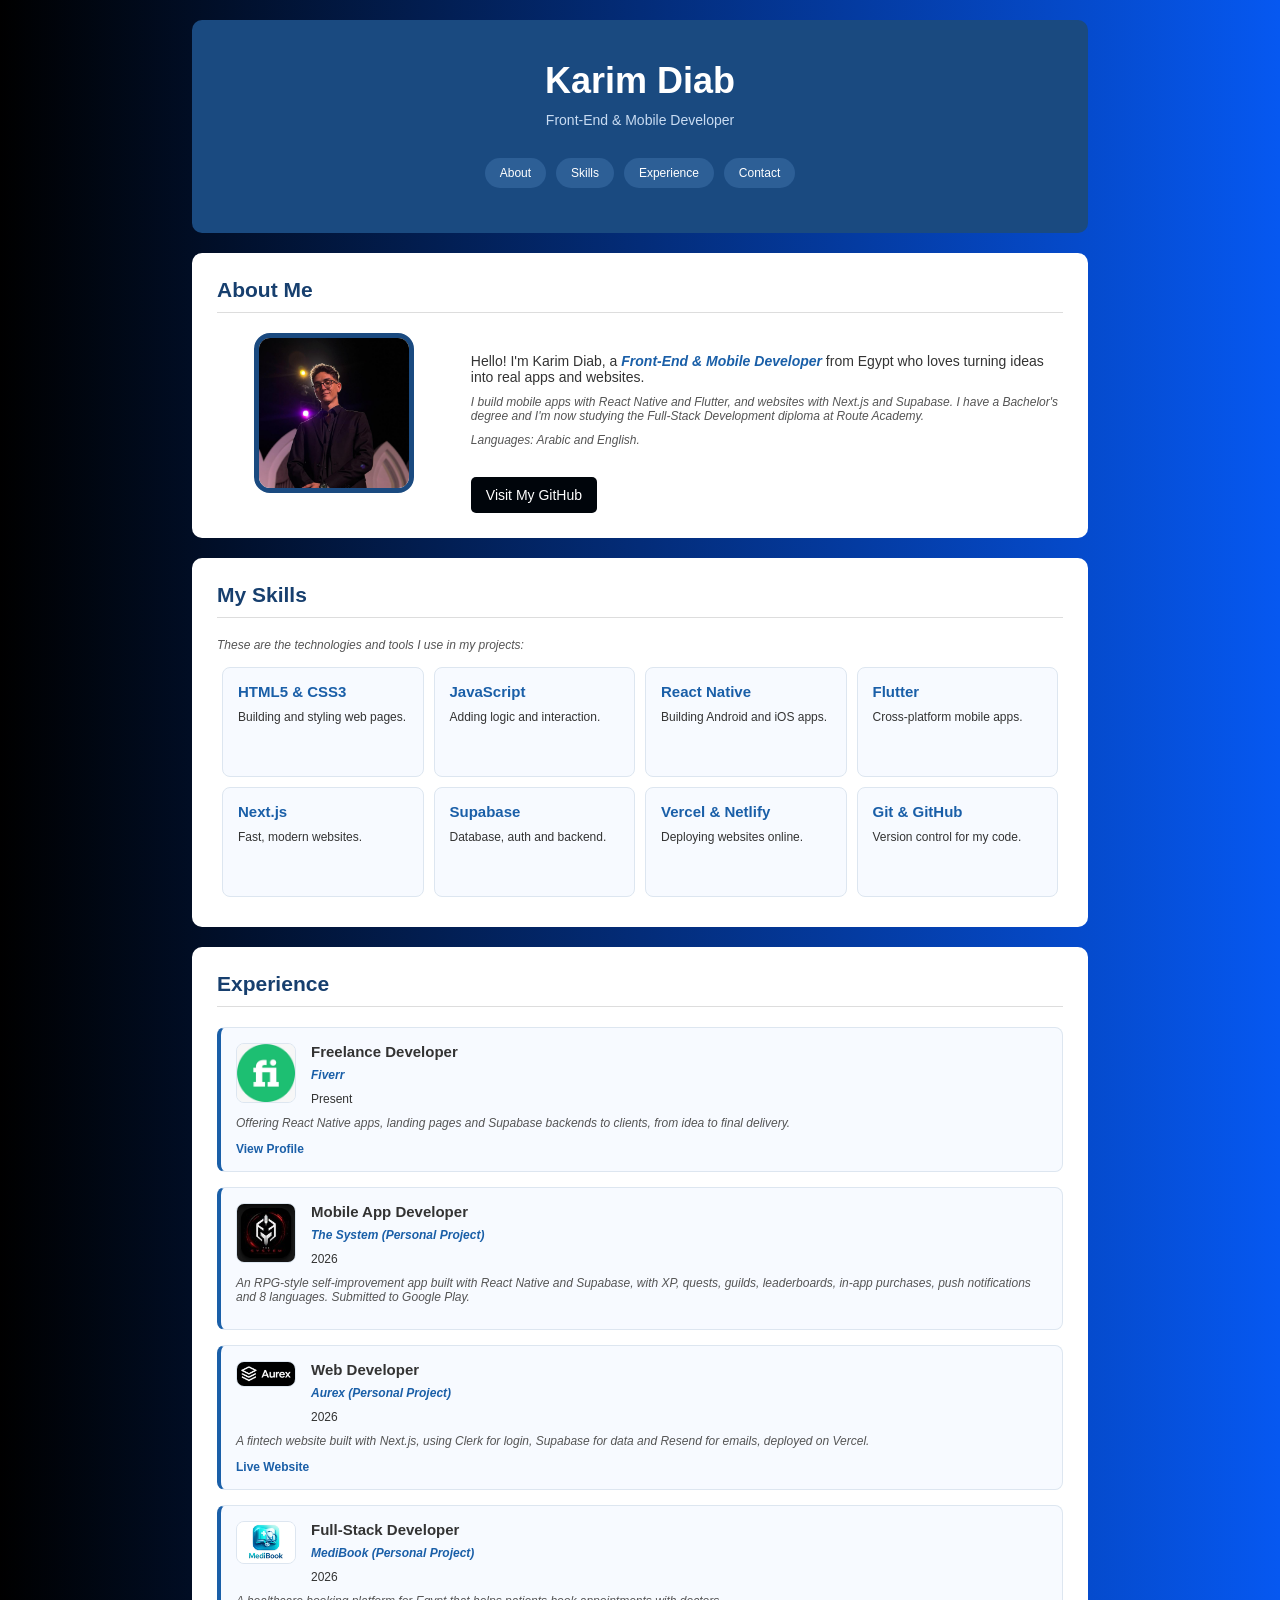
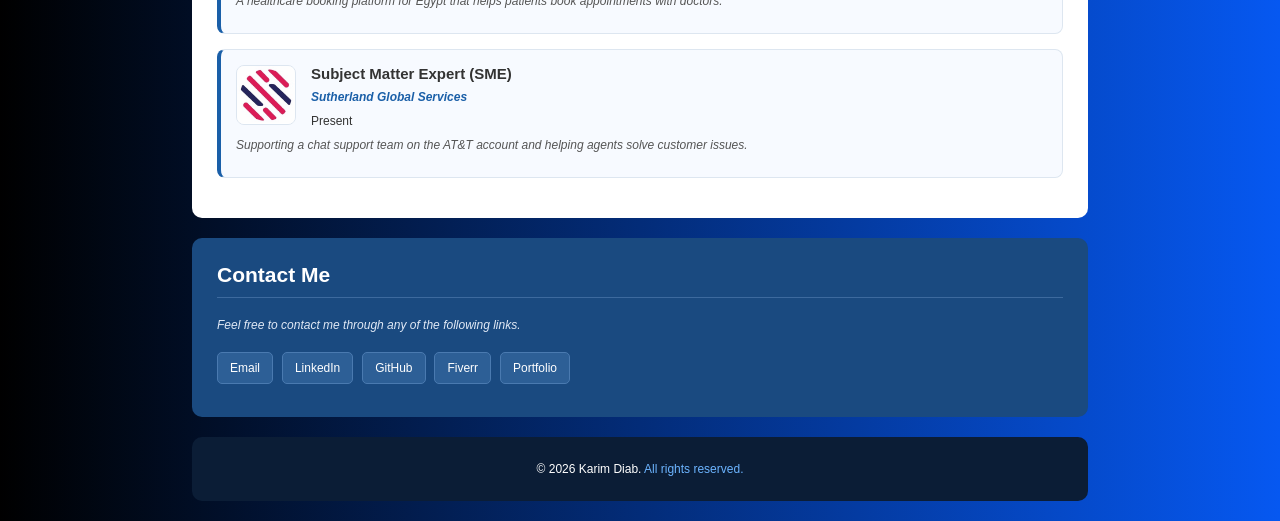
<file: index.html>
<!DOCTYPE html>
<html lang="en">
<head>
    <meta charset="UTF-8">
    <meta name="viewport" content="width=device-width, initial-scale=1.0">
    <title>Karim Diab | Developer</title>
    <link rel="stylesheet" href="style.css">
</head>
<body>

    <div class="container">

        <!-- 1. Header -->
        <div class="header">
            <h1>Karim Diab</h1>
            <p class="position">Front-End &amp; Mobile Developer</p>
            <div class="nav">
                <a href="#about">About</a>
                <a href="#skills">Skills</a>
                <a href="#experience">Experience</a>
                <a href="#contact">Contact</a>
            </div>
        </div>

        <!-- 2. About Me -->
        <div class="card" id="about">
            <h2 class="title">About Me</h2>
            <div class="about-img float-left">
                <img src="karim.png" alt="Karim Diab">
            </div>
            <div class="about-text float-left">
                <p>Hello! I'm Karim Diab, a <span class="text-main">Front-End &amp; Mobile Developer</span> from Egypt who loves turning ideas into real apps and websites.</p>
                <p class="small-text">I build mobile apps with React Native and Flutter, and websites with Next.js and Supabase. I have a Bachelor's degree and I'm now studying the Full-Stack Development diploma at Route Academy.</p>
                <p class="small-text">Languages: Arabic and English.</p>
                <a href="https://github.com/Horuss111" target="_blank" class="btn">Visit My GitHub</a>
            </div>
            <div class="clear-fix"></div>
        </div>

        <!-- Skills -->
        <div class="card" id="skills">
            <h2 class="title">My Skills</h2>
            <p class="small-text">These are the technologies and tools I use in my projects:</p>
            <ul class="skills-list">
                <li>
                    <div class="skill-box">
                        <h3>HTML5 &amp; CSS3</h3>
                        <p>Building and styling web pages.</p>
                    </div>
                </li>
                <li>
                    <div class="skill-box">
                        <h3>JavaScript</h3>
                        <p>Adding logic and interaction.</p>
                    </div>
                </li>
                <li>
                    <div class="skill-box">
                        <h3>React Native</h3>
                        <p>Building Android and iOS apps.</p>
                    </div>
                </li>
                <li>
                    <div class="skill-box">
                        <h3>Flutter</h3>
                        <p>Cross-platform mobile apps.</p>
                    </div>
                </li>
                <li>
                    <div class="skill-box">
                        <h3>Next.js</h3>
                        <p>Fast, modern websites.</p>
                    </div>
                </li>
                <li>
                    <div class="skill-box">
                        <h3>Supabase</h3>
                        <p>Database, auth and backend.</p>
                    </div>
                </li>
                <li>
                    <div class="skill-box">
                        <h3>Vercel &amp; Netlify</h3>
                        <p>Deploying websites online.</p>
                    </div>
                </li>
                <li>
                    <div class="skill-box">
                        <h3>Git &amp; GitHub</h3>
                        <p>Version control for my code.</p>
                    </div>
                </li>
            </ul>
            <div class="clear-fix"></div>
        </div>

        <!-- 3. Experience Timeline -->
        <div class="card" id="experience">
            <h2 class="title">Experience</h2>

            <div class="job">
                <img src="job3.png" alt="" class="job-icon float-left">
                <div class="job-info float-left">
                    <h3>Freelance Developer</h3>
                    <p class="text-main">Fiverr</p>
                    <p class="date">Present</p>
                </div>
                <div class="clear-fix"></div>
                <p class="small-text">Offering React Native apps, landing pages and Supabase backends to clients, from idea to final delivery.</p>
                <a href="https://www.fiverr.com/karimdiab00" target="_blank" class="job-link">View Profile</a>
            </div>

            <div class="job">
                <img src="System.png" alt="" class="job-icon float-left">
                <div class="job-info float-left">
                    <h3>Mobile App Developer</h3>
                    <p class="text-main">The System (Personal Project)</p>
                    <p class="date">2026</p>
                </div>
                <div class="clear-fix"></div>
                <p class="small-text">An RPG-style self-improvement app built with React Native and Supabase, with XP, quests, guilds, leaderboards, in-app purchases, push notifications and 8 languages. Submitted to Google Play.</p>
            </div>

            <div class="job">
                <img src="Aurex.png" alt="" class="job-icon float-left">
                <div class="job-info float-left">
                    <h3>Web Developer</h3>
                    <p class="text-main">Aurex (Personal Project)</p>
                    <p class="date">2026</p>
                </div>
                <div class="clear-fix"></div>
                <p class="small-text">A fintech website built with Next.js, using Clerk for login, Supabase for data and Resend for emails, deployed on Vercel.</p>
                <a href="https://aurex-cyan.vercel.app/"  target="_blank" class="job-link">Live Website</a>
            </div>

            <div class="job">
                <img src="medibook.png" alt="" class="job-icon float-left">
                <div class="job-info float-left">
                    <h3>Full-Stack Developer</h3>
                    <p class="text-main">MediBook (Personal Project)</p>
                    <p class="date">2026</p>
                </div>
                <div class="clear-fix"></div>
                <p class="small-text">A healthcare booking platform for Egypt that helps patients book appointments with doctors.</p>
            </div>

            <div class="job">
                <img src="job2.png" alt="" class="job-icon float-left">
                <div class="job-info float-left">
                    <h3>Subject Matter Expert (SME)</h3>
                    <p class="text-main">Sutherland Global Services</p>
                    <p class="date">Present</p>
                </div>
                <div class="clear-fix"></div>
                <p class="small-text">Supporting a chat support team on the AT&amp;T account and helping agents solve customer issues.</p>
            </div>
        </div>

        <!-- 4. Contact Me -->
        <div class="contact" id="contact">
            <h2 class="title">Contact Me</h2>
            <p class="small-text">Feel free to contact me through any of the following links.</p>
            <a href="mailto:your-email@example.com" target="_blank" class="btn">Email</a>
            <a href="https://www.linkedin.com/in/karim-diab-673349245" target="_blank" class="btn">LinkedIn</a>
            <a href="https://github.com/Horuss111" target="_blank" class="btn">GitHub</a>
            <a href="https://www.fiverr.com/karimdiab00" target="_blank" class="btn">Fiverr</a>
            <a href="https://karimdiab.vercel.app/" target="_blank" class="btn">Portfolio</a>
        </div>

        <!-- Footer -->
        <div class="footer">
            <p>&copy; 2026 Karim Diab. <span class="text-light-blue">All rights reserved.</span></p>
        </div>

    </div>

</body>
</html>
</file>
<file: style.css>
/* ===== General ===== */
* {
    margin: 0;
    padding: 0;
    box-sizing: border-box;
}
body {
    background: linear-gradient(to right, #000000, #0658f1);
    font-family: Arial, sans-serif;
    color: #333;
    font-size: 14px;
}
a {
    text-decoration: none;
}
p {
    margin-bottom: 10px;
}

/* ===== Helper Classes ===== */
.container {
    width: 70%;
    margin: 20px auto;
}
.float-left {
    float: left;
}
.clear-fix {
    clear: both;
}
.text-main {
    color: #1a5fa8;
    font-weight: bold;
    font-style: italic;
}
.text-light-blue {
    color: #6cb4ff;
}
.small-text {
    font-size: 12px;
    color: #555;
    font-style: italic;
}
.title {
    color: #173f6e;
    border-bottom: 1px solid #ddd;
    padding-bottom: 10px;
    margin-bottom: 20px;
}
.btn {
    background-color: #00050b;
    color: white;
    padding: 10px 15px;
    border-radius: 5px;
    display: inline-block;
    margin-top: 20px;
}
.btn:hover {
    background-color: #173f6e;
}

/* ===== Cards (white boxes) ===== */
.card {
    background-color: white;
    padding: 25px;
    border-radius: 10px;
    margin-bottom: 20px;
}

/* ===== 1. Header ===== */
.header {
    background-color: #1a4a80;
    color: white;
    text-align: center;
    padding: 40px 20px;
    border-radius: 10px;
    margin-bottom: 20px;
}
.header h1 {
    font-size: 36px;
    margin-bottom: 10px;
}
.position {
    color: #c9dcf2;
    margin-bottom: 25px;
}
.nav a {
    display: inline-block;
    color: white;
    background-color: #2d5f96;
    padding: 8px 15px;
    margin: 5px 3px;
    border-radius: 20px;
    font-size: 12px;
}
.nav a:hover {
    background-color: #3d78b8;
}

/* ===== 2. About Me ===== */
.about-img {
    width: 30%;
    padding-right: 20px;
    text-align: center;
}
.about-img img {
    width: 160px;
    height: 160px;
    object-fit: cover;
    object-position: top;
    border-radius: 10%;
    border: 5px solid #1a4a80;
}
.about-text {
    width: 70%;
    padding-top: 20px;
}

/* ===== Skills ===== */
.skills-list {
    list-style: none;
}
.skills-list li {
    width: 25%;
    float: left;
    padding: 5px;
}
.skill-box {
    border: 1px solid #dde6f0;
    background-color: #f7faff;
    border-radius: 8px;
    padding: 15px;
    min-height: 110px;
}
.skill-box h3 {
    color: #1a5fa8;
    font-size: 15px;
    margin-bottom: 10px;
}
.skill-box p {
    font-size: 12px;
}

/* ===== 3. Experience ===== */
.job {
    background-color: #f7faff;
    border: 1px solid #dde6f0;
    border-left: 4px solid #1a5fa8;
    border-radius: 8px;
    padding: 15px;
    margin-bottom: 15px;
}
.job-icon {
    width: 60px;
    border: 1px solid #dde6f0;
    border-radius: 8px;
    margin-right: 15px;
}
.job-info h3 {
    font-size: 15px;
    margin-bottom: 8px;
}
.job-info .text-main {
    font-size: 12px;
}
.date {
    font-size: 12px;
}
.job-link {
    color: #1a5fa8;
    font-size: 12px;
    font-weight: bold;
}
.job-link:hover {
    text-decoration: underline;
}

/* ===== 4. Contact Me ===== */
.contact {
    background-color: #1a4a80;
    color: white;
    padding: 25px;
    border-radius: 10px;
    margin-bottom: 20px;
}
.contact .title {
    color: white;
    border-bottom: 1px solid #3d6a9e;
}
.contact .small-text {
    color: #e0e9f5;
    margin-bottom: 20px;
}
.contact a {
    display: inline-block;
    color: white;
    background-color: #2d5f96;
    border: 1px solid #4a7ab0;
    padding: 8px 12px;
    margin: 0px 5px 8px 0px;
    border-radius: 5px;
    font-size: 12px;
}
.contact a:hover {
    background-color: #3d78b8;
}

/* ===== Footer ===== */
.footer {
    background-color: #0b1d36;
    color: white;
    text-align: center;
    padding: 25px;
    border-radius: 10px;
    font-size: 12px;
}
.footer p {
    margin-bottom: 0px;
}


/* =========================================
   Responsive (tablets and phones)
   ========================================= */

/* ===== Tablet / iPad (1024px and smaller) ===== */
@media (max-width: 1024px) {
    .container {
        width: 90%;
    }
    .skills-list li {
        width: 50%;
    }
}

/* ===== Small tablet / big phone (768px and smaller) ===== */
@media (max-width: 768px) {
    .container {
        width: 94%;
        margin: 15px auto;
    }

    /* Header */
    .header {
        padding: 30px 15px;
    }
    .header h1 {
        font-size: 30px;
    }

    /* About: photo on top, text under it, centered */
    .about-img,
    .about-text {
        float: none;
        width: 100%;
        padding: 0;
        text-align: center;
    }
    .about-img img {
        width: 140px;
        height: 140px;
    }
    .about-text {
        padding-top: 15px;
    }

    /* Smaller padding inside the boxes */
    .card,
    .contact {
        padding: 20px 15px;
    }
}

/* ===== Phone (480px and smaller) ===== */
@media (max-width: 480px) {
    .header h1 {
        font-size: 26px;
    }

    /* Skills: one box per row */
    .skills-list li {
        width: 100%;
    }
    .skill-box {
        min-height: 0;
    }

    /* Experience: icon on top, info under it */
    .job-icon,
    .job-info {
        float: none;
    }
    .job-icon {
        margin-bottom: 10px;
    }
}
</file>
